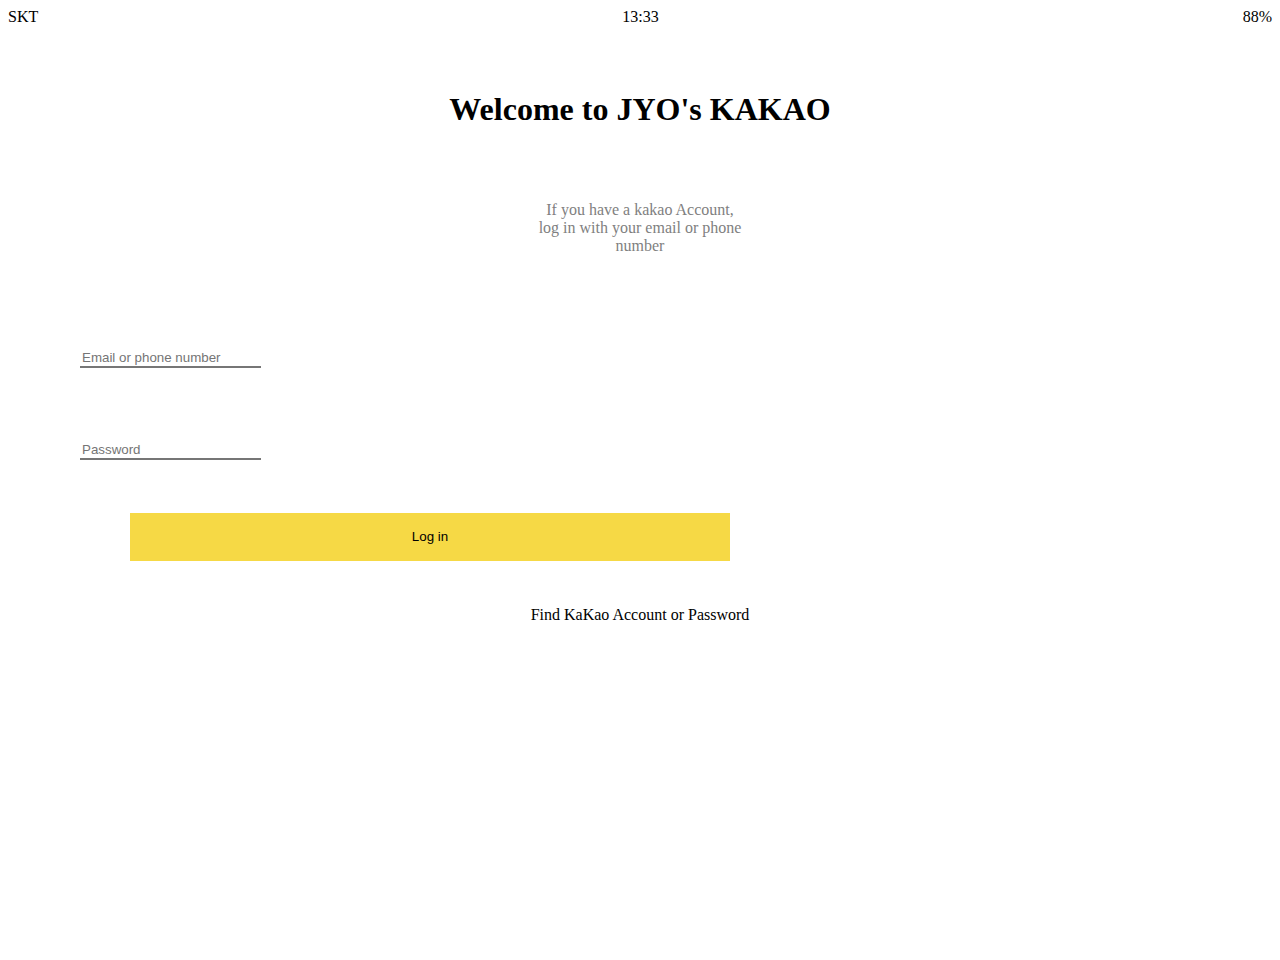
<file: index.html>
<!DOCTYPE html>
<html lang="ko">
<head>
    <meta charset="UTF-8">
    <meta http-equiv="X-UA-Compatible" content="IE=edge">
    <meta name="viewport" content="width=device-width, initial-scale=1.0">
    <link rel="stylesheet" href="https://use.fontawesome.com/releases/v5.15.4/css/all.css" integrity="sha384-DyZ88mC6Up2uqS4h/KRgHuoeGwBcD4Ng9SiP4dIRy0EXTlnuz47vAwmeGwVChigm" crossorigin="anonymous"/>

    <title>Login</title>

    <link rel="stylesheet" href="./kakao.css">

</head>
<body>
    <section class="section">
        <div class="top_bar">
            <div class="skt">SKT <i class="fas fa-wifi"></i></div>
            <div class="time">13:33</div>
            <div class="bat">88% <i class="fas fa-battery-three-quarters"></i></div>
            </div>
        </div>
        <div class="title">
            <h1>Welcome to JYO's KAKAO</h1><br>
            <br><p style="color: gray;">
            If you have a kakao Account,<br>
            log in with your email or phone<br>
            number</p>
        </div>
        <div class="email">
            <form action="./splash.html"> 
                <input type="text" 
                style="border-top-style: none;
                border-right-style: none;
                border-bottom-style: solid 3px gray;
                border-left-style: none;" 
                placeholder="Email or phone number"
                name="id" required
                >


                <br><br><br><br><br>


                <input type="password" 
                style="border-top-style: none;
                border-right-style: none;
                border-bottom-style: solid 3px gray;
                border-left-style: none;" 
                placeholder="Password"
                name="password" required>
                <br><br>
                    <button style="border: none;">Log in</button>
            </form>
        </div>


        <div class="ment">Find KaKao Account or Password</div>
    </section>

</body>
</html>
</file>
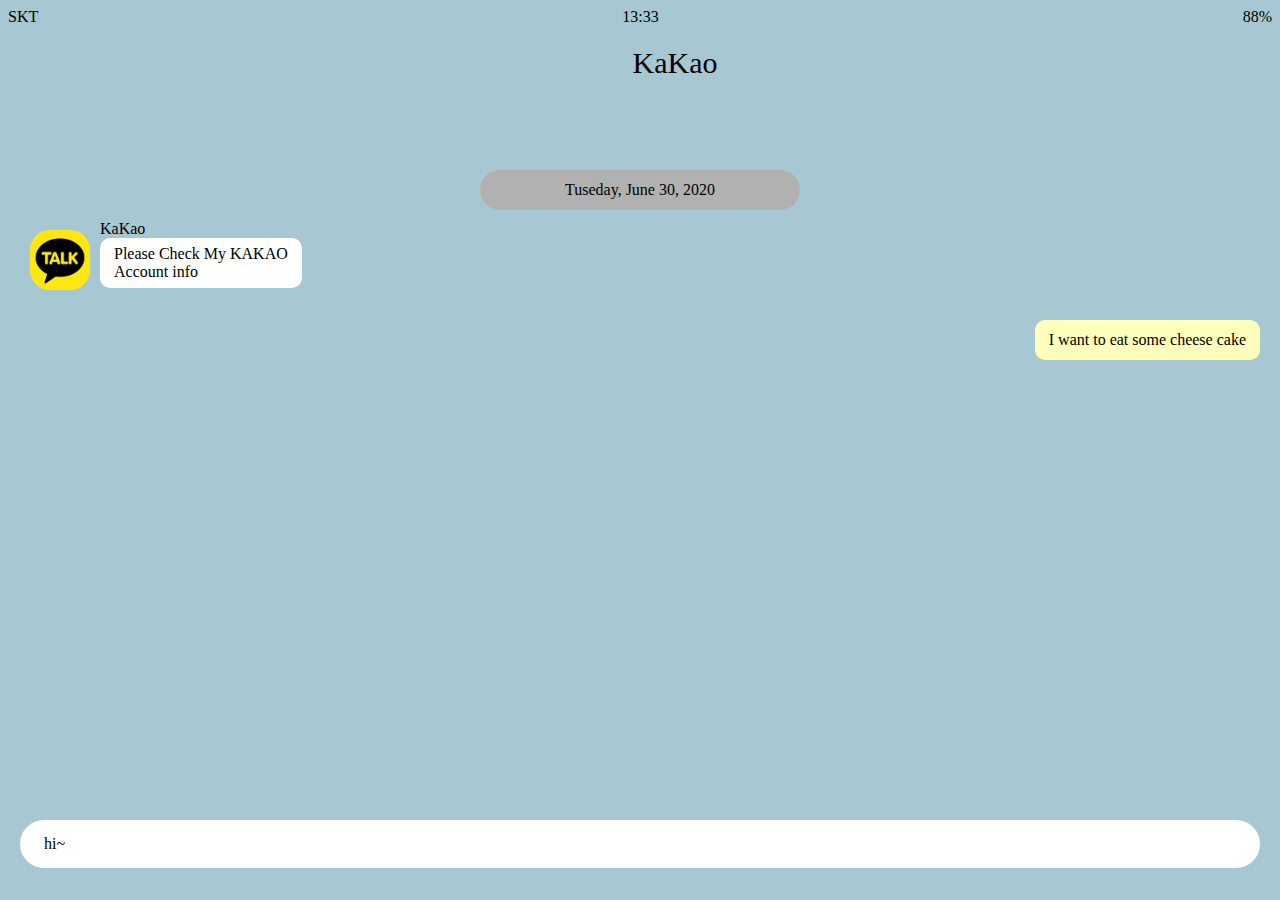
<file: Chat.html>
<!DOCTYPE html>
<html lang="ko">
<head>
    <meta charset="UTF-8">
    <meta http-equiv="X-UA-Compatible" content="IE=edge">
    <meta name="viewport" content="width=device-width, initial-scale=1.0">
    <link rel="stylesheet" href="https://use.fontawesome.com/releases/v5.15.4/css/all.css" integrity="sha384-DyZ88mC6Up2uqS4h/KRgHuoeGwBcD4Ng9SiP4dIRy0EXTlnuz47vAwmeGwVChigm" crossorigin="anonymous"/>

    <link rel="stylesheet" href="./Chat.css">

    
    <title>Chat list</title>

</head>

<body>
<div class="section">
    <div class="top_bar">
        <div class="skt">SKT <i class="fas fa-wifi"></i></div>
        <div class="time">13:33</div>
        <div class="bat">88% <i class="fas fa-battery-three-quarters"></i></div>
    </div>

    <div class="item2">
        <div class="left"><a href="./Friends.html"><i class="fas fa-chevron-left"></i></a></div>
        <div class="kakao">KaKao</div>
        <div class="icon"><i class="fas fa-search"></i><i class="fas fa-grip-lines"></i></div>
    </div>

    <div class="item3">
        <div class="date">Tuseday, June 30, 2020</div>
    </div>

    <div class="item4">
        <div class="__">
            <div class="profile"><img src="./kakao.png" alt="내프로필" width="60px"></div>
            <div class="receive">KaKao
                <div class="ment">Please Check My KAKAO<br>Account info</div></div>
            </div>
        <div class="sending">I want to eat some cheese cake</div>
    </div>

    <div class="item5">
        <div class="send">hi~</div>
    </div>

</div>

</body>
</html>
</file>
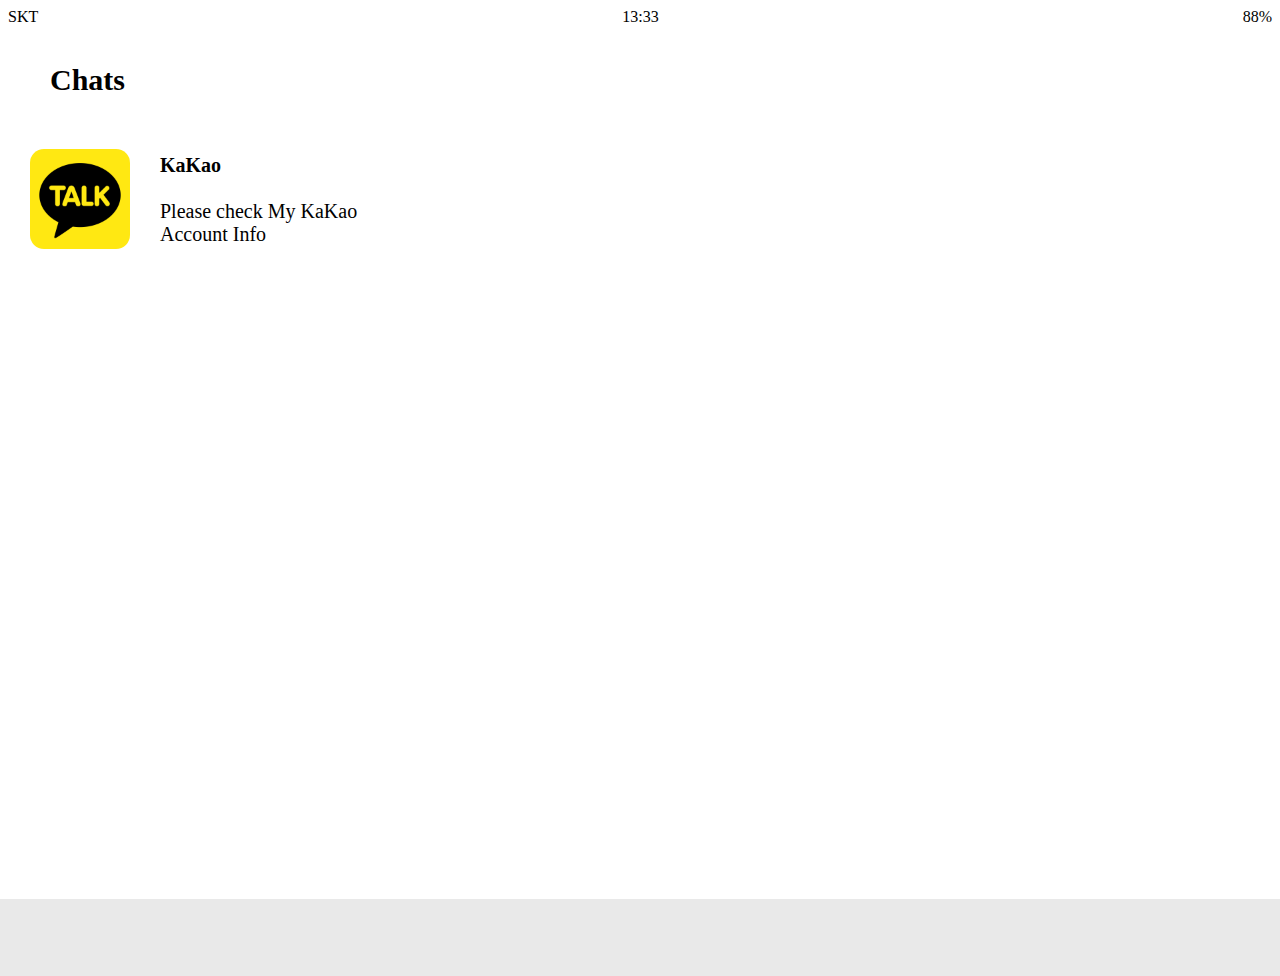
<file: Chats.html>
<!DOCTYPE html>
<html lang="ko">
<head>
    <meta charset="UTF-8">
    <meta http-equiv="X-UA-Compatible" content="IE=edge">
    <meta name="viewport" content="width=device-width, initial-scale=1.0">
    <link rel="stylesheet" href="https://use.fontawesome.com/releases/v5.15.4/css/all.css" integrity="sha384-DyZ88mC6Up2uqS4h/KRgHuoeGwBcD4Ng9SiP4dIRy0EXTlnuz47vAwmeGwVChigm" crossorigin="anonymous"/>

    <link rel="stylesheet" href="./Chats.css">

    <title>Chats</title>

</head>
<body>
    <div class="section">
        <div class="top_bar">
            <div class="skt">SKT <i class="fas fa-wifi"></i></div>
            <div class="time">13:33</div>
            <div class="bat">88% <i class="fas fa-battery-three-quarters"></i></div>
            </div>
        
        <div class="nav">
            <div class="name"><b>Chats</b></div>
            <div class="icon1"><i class="fas fa-search"></i></div>
            <div class="icon4"><i class="far fa-comment-dots"></i></div>
            <div class="icon2"><i class="fas fa-music"></i></div>
            <div class="icon3"><i class="fas fa-cog"></i></div>
        </div>

    
        <div class="list">
            <img src="./kakao_logo.png" width="100" alt="카카오로고">
            <div class="channel_name"><br><b>KaKao</b><br><br>Please check My KaKao<br>Account Info</div>
        </div>

    
        <div class="under_bar">
            <a href="./Friends.html"><i class="far fa-user"></i></a>
            <a href="./Chats.html"><i class="fas fa-comment"></i></a>
            <a href="./Find.html"><i class="fas fa-search"></i></a>
            <a href="./more.html"><i class="fas fa-ellipsis-h"></i></a>
        </div>
    </div>
</body>
</html>
</file>
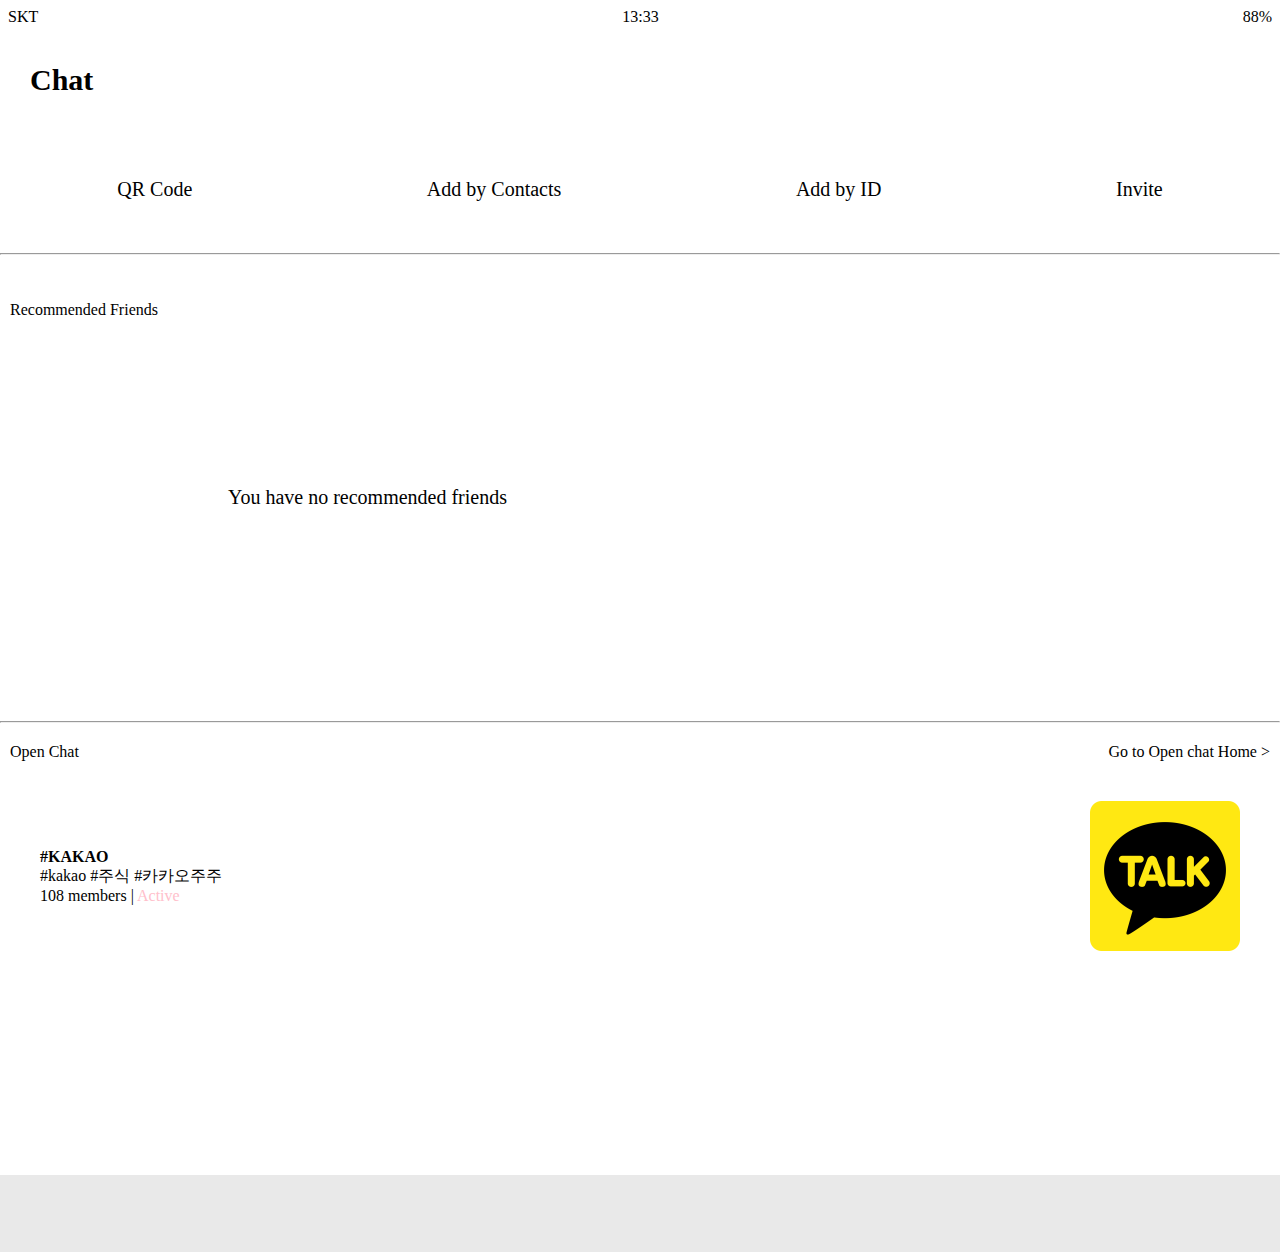
<file: Find.html>
<!DOCTYPE html>
<html lang="ko">
<head>

    <meta charset="UTF-8">
    <meta http-equiv="X-UA-Compatible" content="IE=edge">
    <meta name="viewport" content="width=device-width, initial-scale=1.0">
    <link rel="stylesheet" href="https://use.fontawesome.com/releases/v5.15.4/css/all.css" integrity="sha384-DyZ88mC6Up2uqS4h/KRgHuoeGwBcD4Ng9SiP4dIRy0EXTlnuz47vAwmeGwVChigm" crossorigin="anonymous"/>
    <link rel="stylesheet" href="./Find.css">

    <title>Find</title>

</head>

<body>
    <div class="section">
        <div class="top_bar">
            <div class="skt">SKT <i class="fas fa-wifi"></i></div>
            <div class="time">13:33</div>
            <div class="bat">88% <i class="fas fa-battery-three-quarters"></i></div>
            </div>

        <div class="nav">
            <div class="name"><b>Chat</b></div>
            <div class="icon1"><i class="fas fa-search"></i></div>
            <div class="icon3"><i class="fas fa-cog"></i></div>
        </div>

        <div class="big_icon">
            <div class="1"><i class="fas fa-qrcode" style="font-size: 40px;"></i><br>QR Code</div>
            <div class="2"><i class="far fa-address-book" style="font-size: 40px;"></i><br>Add by Contacts</div>
            <div class="3"><i class="fas fa-fingerprint" style="font-size: 40px;"></i><br>Add by ID</div>
            <div class="4"><i class="far fa-envelope" style="font-size: 40px;"></i><br>Invite</div>
        </div>
<br>
<hr>
<br>
        <div class="rec">
            <div class="rec_friends">Recommended Friends</div>
            <div class="no" style="font-size: 20px;">You have no recommended friends</div>
        </div>
        
<hr>

        <div class="under_space">
            <div class="ment">
                <div class="Open_Chat">Open Chat</div>
                <div class="GO">Go to Open chat Home ></div>
            </div>
            <div class="real_chat">
                <div class="chat_img"><b>#KAKAO</b><br>#kakao #주식 #카카오주주<br>
                108 members | <a style="color: pink;">Active</a></div>
                <img src="./kakao_logo.png" alt="카톡로고" width="150px">
            </div>
        </div>   
        <div class="under_bar">
            <a href="./Friends.html"><i class="far fa-user"></i></a>
            <a href="./Chats.html"><i class="far fa-comment"></i></a>
            <a href="./Find.html"><i class="fas fa-search"></i></a>
            <a href="./more.html"><i class="fas fa-ellipsis-h"></i></a>
        </div>
</body>
</file>
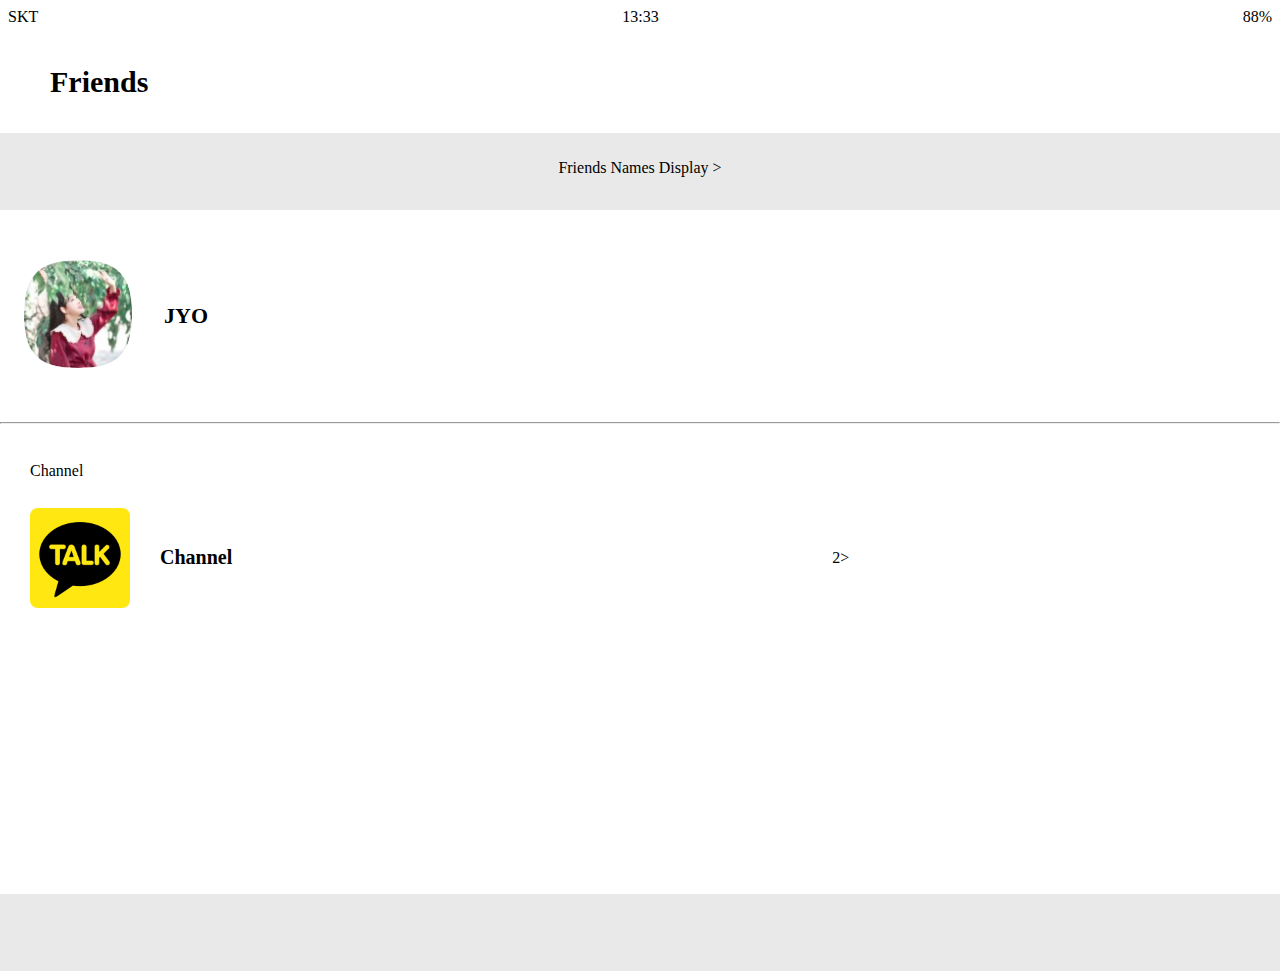
<file: Friends.html>
<!DOCTYPE html>
<html lang="ko">
<head>

    <meta charset="UTF-8">
    <meta http-equiv="X-UA-Compatible" content="IE=edge">
    <meta name="viewport" content="width=device-width, initial-scale=1.0">
    <link rel="stylesheet" href="https://use.fontawesome.com/releases/v5.15.4/css/all.css" integrity="sha384-DyZ88mC6Up2uqS4h/KRgHuoeGwBcD4Ng9SiP4dIRy0EXTlnuz47vAwmeGwVChigm" crossorigin="anonymous"/>
    <link rel="stylesheet" href="./Friends.css">

    <title>Friends</title>


</head>
<body>

<div class="section">
    <div class="top_bar">
        <div class="skt">SKT <i class="fas fa-wifi"></i></div>
        <div class="time">13:33</div>
        <div class="bat">88% <i class="fas fa-battery-three-quarters"></i></div>
        </div>
    
    <div class="nav">
        <div class="name"><b>Friends</b></div>
        <div class="icon1"><i class="fas fa-search"></i></div>
        <div class="icon2"><i class="fas fa-music"></i></div>
        <div class="icon3"><i class="fas fa-cog"></i></div>
    </div>

    <div class="add">Friends Names Display ></div>
    <div class="my">
        <img src="./profile.png" alt="내프로필">
        <div class="myname"> <b> JYO </b> </div>
    </div>
    <hr>
    <div class="main">
        <div class="channel">Channel </div>
        <i class="fas fa-chevron-up"></i></div>

    <div class="list">
        <img src="./kakao_logo.png" width="100" alt="카카오로고">
        <div class="channel_name"> <b>Channel </b></div>
        <div class="num">2> </div>
    </div>

    <div class="list2"></div>

    <div class="under_bar">
        <i class="fas fa-user"></i>
        <a href="./Chats.html"><i class="far fa-comment"></i></a>
        <a href="./Find.html"><i class="fas fa-search"></i></a>
        <a href="./more.html"><i class="fas fa-ellipsis-h"></i></a>
    </div>
</div>
    
</body>
</html>
</file>
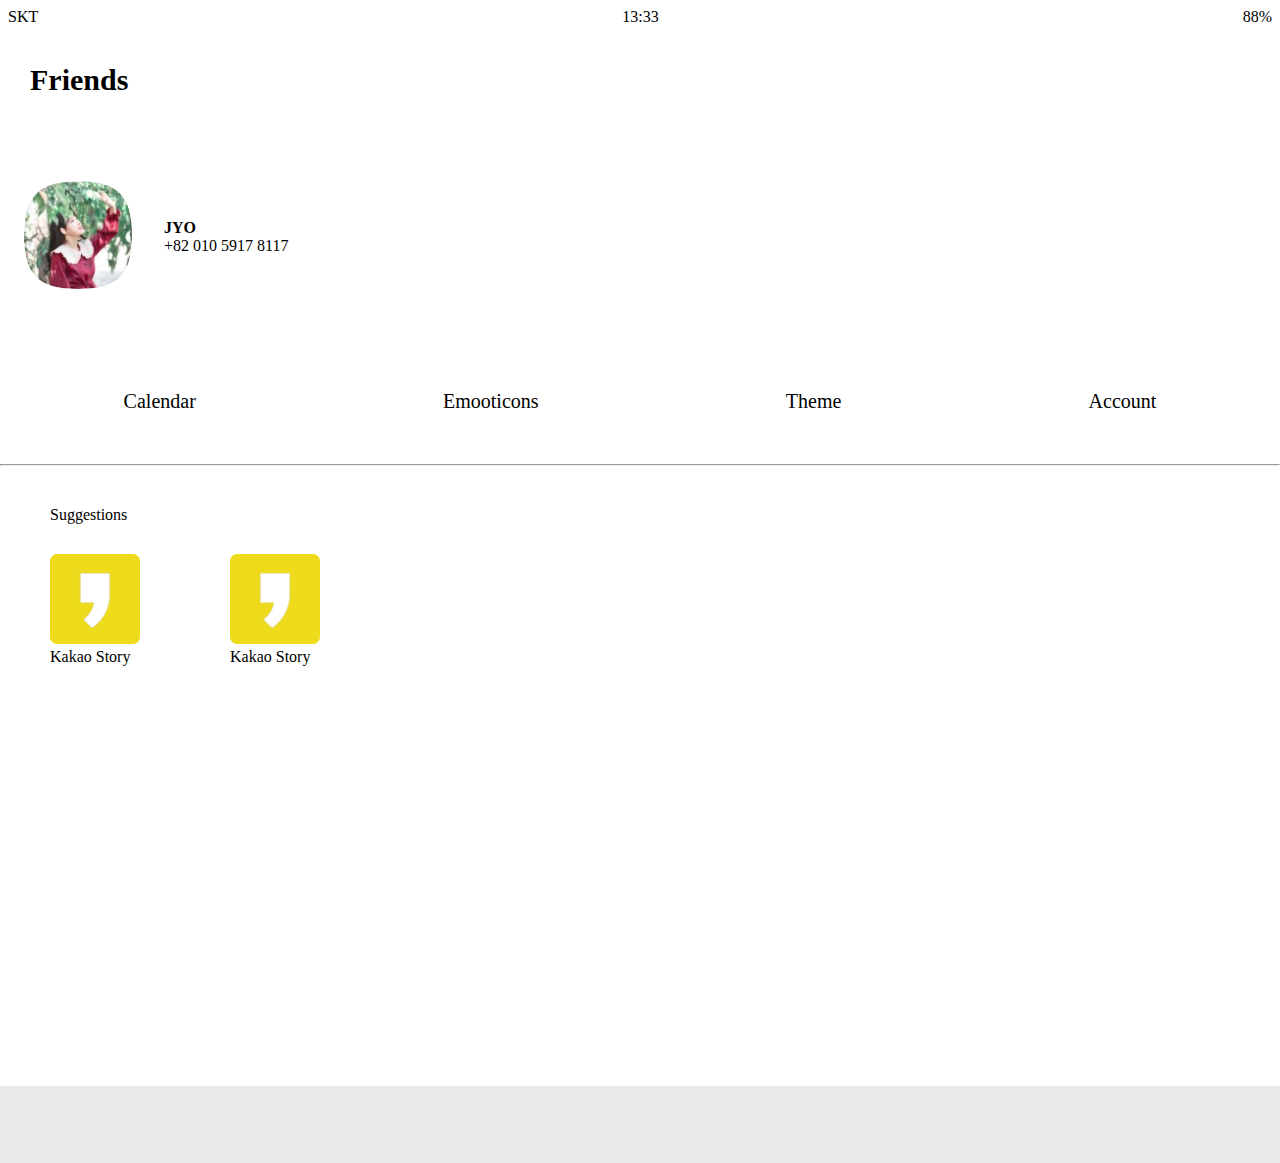
<file: more.html>
<!DOCTYPE html>
<html lang="ko">
<head>
    <meta charset="UTF-8">
    <meta http-equiv="X-UA-Compatible" content="IE=edge">
    <meta name="viewport" content="width=device-width, initial-scale=1.0">
    <link rel="stylesheet" href="https://use.fontawesome.com/releases/v5.15.4/css/all.css" integrity="sha384-DyZ88mC6Up2uqS4h/KRgHuoeGwBcD4Ng9SiP4dIRy0EXTlnuz47vAwmeGwVChigm" crossorigin="anonymous"/>
    <link rel="stylesheet" href="./more.css">

    <title>more</title>
</head>

<body>
    <div class="section">
        <div class="top_bar">
            <div class="skt">SKT <i class="fas fa-wifi"></i></div>
            <div class="time">13:33</div>
            <div class="bat">88% <i class="fas fa-battery-three-quarters"></i></div>
            </div>

        <div class="nav">
            <div class="name"><b>Friends</b></div>
            <div class="icon1"><i class="fas fa-search"></i></div>
            <div class="icon2"><i class="fas fa-music"></i></div>
            <div class="icon3"><i class="fas fa-cog"></i></div>
        </div>

        <div class="my">
            <img src="./profile.png" alt="내프로필">
            <div class="myname"> <b> JYO </b><br>+82 010 5917 8117 </div>
        </div>

        <div class="big_icon">
            <div class="1"><i class="far fa-calendar" style="font-size: 40px;"></i><br>Calendar</div>
            <div class="2"><i class="far fa-smile-beam" style="font-size: 40px;"></i><br>Emooticons</div>
            <div class="3"><i class="fas fa-paint-roller" style="font-size: 40px;"></i><br>Theme</div>
            <div class="4"><i class="far fa-calendar" style="font-size: 40px;"></i><br>Account</div>
        </div> <br> <br>
        
<hr>

        <div class="under_space">
            <div class="Suggestions">Suggestions<br></div>
            <div class="sug_icon">
                <div class="logo"><img src="./kakaostoty.png" alt="카스로고" width="90px"><br>Kakao Story</div>
                <div class="logo"><img src="./kakaostoty.png" alt="카스로고" width="90px"><br>Kakao Story</div>

        </div>

        <div class="under_bar">
            <a href="./Friends.html"><i class="far fa-user"></i></a>
            <a href="./Chats.html"><i class="far fa-comment"></i></a>
            <a href="./Find.html"><i class="fas fa-search"></i></a>
            <a href="./more.html"><i class="fas fa-ellipsis-h"></i></a>
</div>

</body>
</html>
</file>
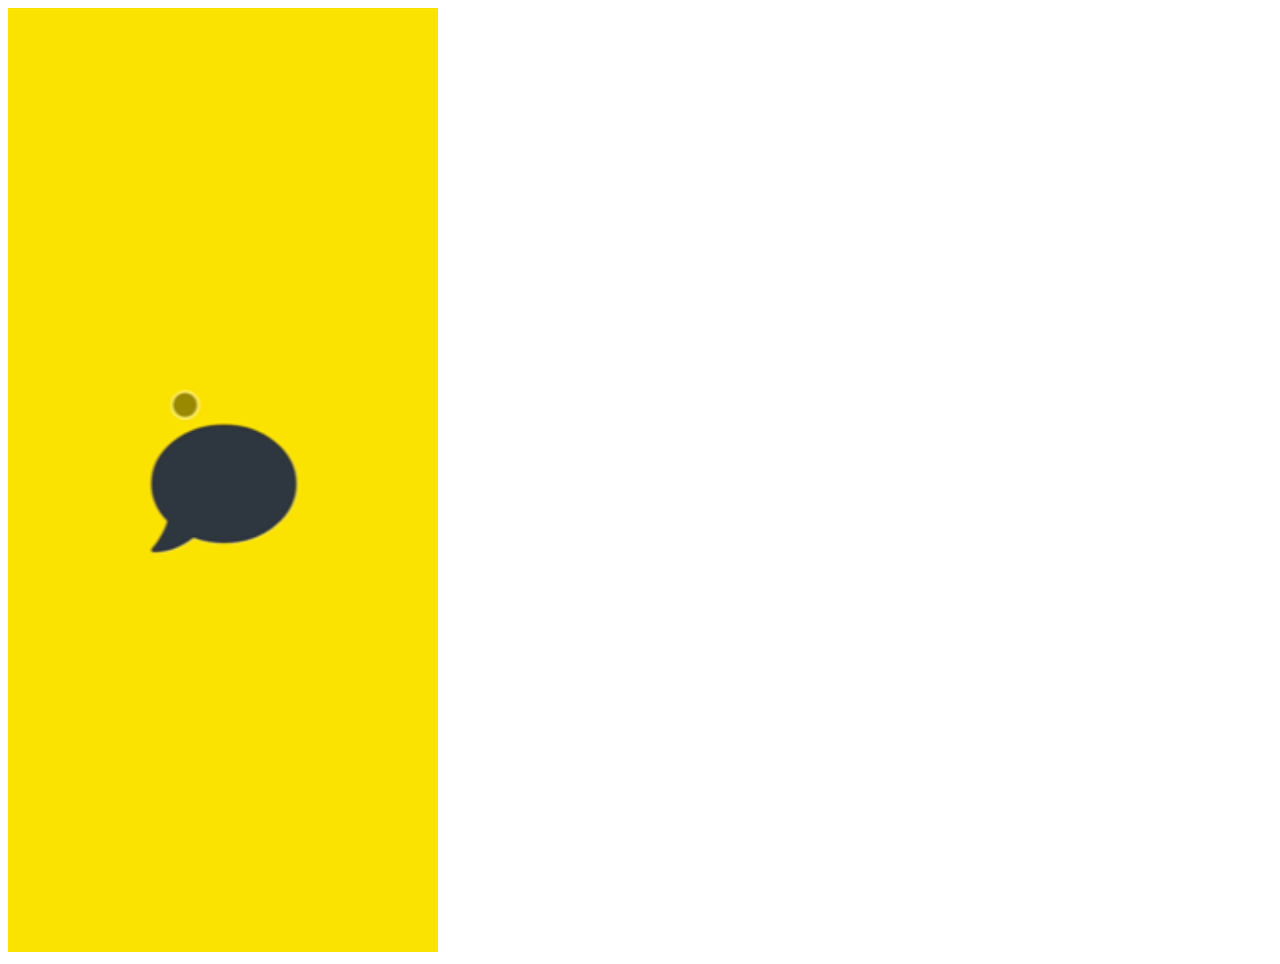
<file: splash.html>
<!DOCTYPE html>
<html lang="ko">
<head>
    <meta charset="UTF-8">
    <meta http-equiv="X-UA-Compatible" content="IE=edge">
    <meta name="viewport" content="width=device-width, initial-scale=1.0">
    
    <title>Document</title>


        <meta http-equiv="refresh" content="1; url=./Friends.html"; />
        <img src="splash.png" alt="화면">

</head>
<body>
    
</body>
</html>
</file>
<file: kakao.css>
.loading {
    width:100%;
    height:100%;
}


body {
    margin: 0;
    padding: 0;
    text-decoration: none;
    color: black;
    height: auto;
}

*{
    box-sizing: border-box;
}

.section {
    width: auto;
    height: 960px;
    margin: auto;
}


.top_bar {
    display: flex;
    text-align: center;
    justify-content:space-between;
    height: 2%;
    padding: 8px;
}

h1 {
    padding-top: 30px;
}

.title {
    height: 28%;
    padding: 20px;
    text-align: center;

}

.email {
    height: 30%;
    padding: 60px;
}

button {
    display: block;
    width: 600px;
    height: 7%;
    background-color: rgb(246, 217, 69);
    margin: 35px 50px 0 50px;
    line-height: 46px;
}

form {
    margin-left: 20px;
}

.ment {
    height: 33%;
    text-align: center;
    padding: 10px;
    margin: 20px;
}
</file>
<file: Chat.css>
body {
    margin: 0;
    padding: 0;
    text-decoration: none;
    color: black;
    background-color: rgb(167, 200, 210);
}

*{
    box-sizing: border-box;
}

.section {
    height: 100%;
}

.top_bar {
    display: flex;
    text-align: center;
    justify-content:space-between;
    margin: 8px;
}

.item2 {
    display: flex;
    justify-content: center;
    margin: 20px;
    justify-content:space-between;
    font-size: 30px;
}

.kakao {
    margin-left: 70px;
}

.icon {
    display: flex;
    justify-content: space-around;
}

.item3 {
    display: flex;
    justify-content: center;
    margin-top: 80px;
}

.date {
    display: flex;
    background-color: rgb(177, 177, 177);
    border-radius: 20px;
    justify-content: center;
    align-items: center;
    width: 25%;
    height: 40px;
    margin: 10px;
}

.item4 {
    display: flex;
    height: 600px;
    justify-content: space-between;
}

.item5 {
    height: 20%;
    display: flex;
}

.send {
    display: flex;
    background-color: white;
    border-radius: 24px;
    height: 40px;
    margin: 0 20px 20px 20px;
    padding: 24px;
    align-items: center;
    width: 100%;
}

.ment {
    display: flex;
    background-color: white;
    border-radius: 10px;
    height: 50px;
    align-items: center;
    padding: 14px;
}

.sending {
    display: flex;
    background-color: rgb(255, 255, 187);
    height: 40px;
    margin-top: 100px;
    margin-right: 20px;
    border-radius: 10px;
    align-items: center;
    padding: 14px;
}

img {
    object-fit: contain;
    border-radius: 20px;
    margin: 10px 10px 0 30px;
}

.__ {
    display: flex;
}

a:link {
    color:black;
}

a:visited {
    color:black;
}

a:hover {
    color:black;
}

a:active {
    color:black;
}
</file>
<file: Chats.css>
body {
    margin: 0;
    padding: 0;
    text-decoration: none;
    color: black;
}

*{
    box-sizing: border-box;
}


body {
    margin: 0;
    padding: 0;
    text-decoration: none;
    color: black;
    height: auto;
}

*{
    box-sizing: border-box;
}

.section {
    width: auto;
    height: 960px;
    margin: auto;
}


.top_bar {
    display: flex;
    text-align: center;
    justify-content:space-between;
    margin: 8px;
    height: 2%;
}

.nav{
    display: flex;
    height: 10%;
    margin-right: 20px;
    font-size: 30px;
    justify-content: space-between;
    line-height: 90px;
}

.name {
    margin-right: 500px;
    margin-left: 50px;
}


.main {
    display: flex;
    align-items: center;
    justify-content: space-between;
    margin-right: 50px;
}

.myname {
    font-size: 22px;
    margin: 20px;
}

.channel {
    height: 10%;
    margin: 30px;
}

.list {    
    display: flex;
    height: 80%;
    margin-left: 30px;
    align-items: flex-start;
}

.channel_name {
    margin-left: 30px;
    font-size: 20px;
}

.num {
    margin-left: 600px;
}

.under_bar{
    display: flex;
    height: 8%;
    background-color: rgb(233, 233, 233);
    justify-content:space-around;
    padding-top: 20px;
    font-size: 30px;
}

img {
    object-fit: contain;
    border-radius: 14px;
    margin-top: 18px ;
}

a:link {
    color:black;
}

a:visited {
    color:black;
}

a:hover {
    color:black;
}

a:active {
    color:black;
}
</file>
<file: Find.css>
body {
    margin: 0;
    padding: 0;
    text-decoration: none;
    color: black;
    height: 960px;
}

*{
    box-sizing: border-box;
}

.section {
    height: 100%;
}


.top_bar {
    display: flex;
    text-align: center;
    justify-content:space-between;
    margin: 8px;
    height: 2%;
}

.nav{
    display: flex;
    height: 10%;
    margin-right: 20px;
    font-size: 30px;
    justify-content: space-between;
    line-height: 90px;
}

.name {
    margin: 0 500px 0 30px;
}

.under_space {
    height: 45%;
}

.under_bar{
    display: flex;
    height: 8%;
    background-color: rgb(233, 233, 233);
    justify-content:space-around;
    padding-top: 20px;
    font-size: 30px;
}

.big_icon {
    display: flex;
    justify-content: space-around;
    font-size: 20px;
    text-align: center;
    height: 10%;
}

.ment {
    display: flex;
    justify-content: space-between;
    margin: 20px 10px 20px 10px;
}

.rec {
    display: flex;
    height: 45%;
}

.rec_friends {
    margin: 20px 10px 20px 10px;
}

.no {
    display: flex;
    align-items: center;
    margin-left: 60px;
}

.real_chat {
    display: flex;
    justify-content: space-between;
    margin: 40px 40px 0 40px;
    align-items: center;
}

.img {
    size: 10px;
}

a:link {
    color:black;
}

a:visited {
    color:black;
}

a:hover {
    color:black;
}

a:active {
    color:black;
}
</file>
<file: Friends.css>
body {
    margin: 0;
    padding: 0;
    text-decoration: none;
    color: black;
    height: auto;
}

*{
    box-sizing: border-box;
}

.section {
    width: auto;
    height: 960px;
    margin: auto;
}


.top_bar {
    display: flex;
    text-align: center;
    justify-content:space-between;
    margin: 8px;
    height: 2%;
}

.nav{
    display: flex;
    height: 10%;
    margin: 10px 60px 0 0;
    font-size: 30px;
    justify-content: space-between;
    line-height: 90px;
}

.name {
    margin-right: 500px;
    margin-left: 50px;
}

.add {
    height: 8%;
    text-align: center;
    line-height: 70px;
    background-color: rgb(233, 233, 233);
}

.my {
    display: flex;
    align-items: center;
    height: 20%;
    margin: 10px;
}

.big_icon {
    display: flex;
    justify-content: space-around;
    font-size: 20px;
    text-align: center;
    height: 10%;
}

.main {
    display: flex;
    align-items: center;
    justify-content: space-between;
    margin-right: 50px;
}

.myname {
    font-size: 22px;
    margin: 20px;
}

.channel {
    height: 10%;
    margin: 30px;
}

.list {    
    display: flex;
    height: 10%;
    margin-left: 30px;
    align-items: center;
}

.channel_name {
    margin-left: 30px;
    font-size: 20px;
}

.num {
    margin-left: 600px;
}

.list2 {
    height: 30%;
}

.under_bar{
    display: flex;
    height: 8%;
    background-color: rgb(233, 233, 233);
    justify-content:space-around;
    padding-top: 20px;
    font-size: 30px;
}

img {
    object-fit: contain;
}

a:link {
    color:black;
}

a:visited {
    color:black;
}

a:hover {
    color:black;
}

a:active {
    color:black;
}
</file>
<file: more.css>
body {
    margin: 0;
    padding: 0;
    text-decoration: none;
    color: black;
    height: 960px;
}

*{
    box-sizing: border-box;
}

.section {
    height: 100%;
}

.top_bar {
    display: flex;
    text-align: center;
    justify-content:space-between;
    margin: 8px;
    height: 2%;
}

.nav{
    display: flex;
    height: 10%;
    margin-right: 20px;
    font-size: 30px;
    justify-content: space-between;
    line-height: 90px;
}

.name {
    margin: 0 500px 0 30px;
}

.my {
    display: flex;
    align-items: center;
    height: 20%;
    margin: 10px;
}

.myname {
    margin-left: 20px;
}

.big_icon {
    display: flex;
    justify-content: space-around;
    font-size: 20px;
    text-align: center;
    height: 8%;
}

.under_bar{
    display: flex;
    height: 20%;
    background-color: rgb(233, 233, 233);
    justify-content:space-around;
    padding-top: 20px;
    font-size: 30px;
}

.sug_icon {
    display: flex;
    margin: 20px 20px 20px 20px;
}

.logo {
    margin-right: 60px;
    margin-bottom: 400px;
    margin-left: 30px;
}

.Suggestions {
    margin: 40px 0 30px 50px;
}

.under_space {
    height: 40%;
}

a:link {
    color:black;
}

a:visited {
    color:black;
}

a:hover {
    color:black;
}

a:active {
    color:black;
}
</file>
